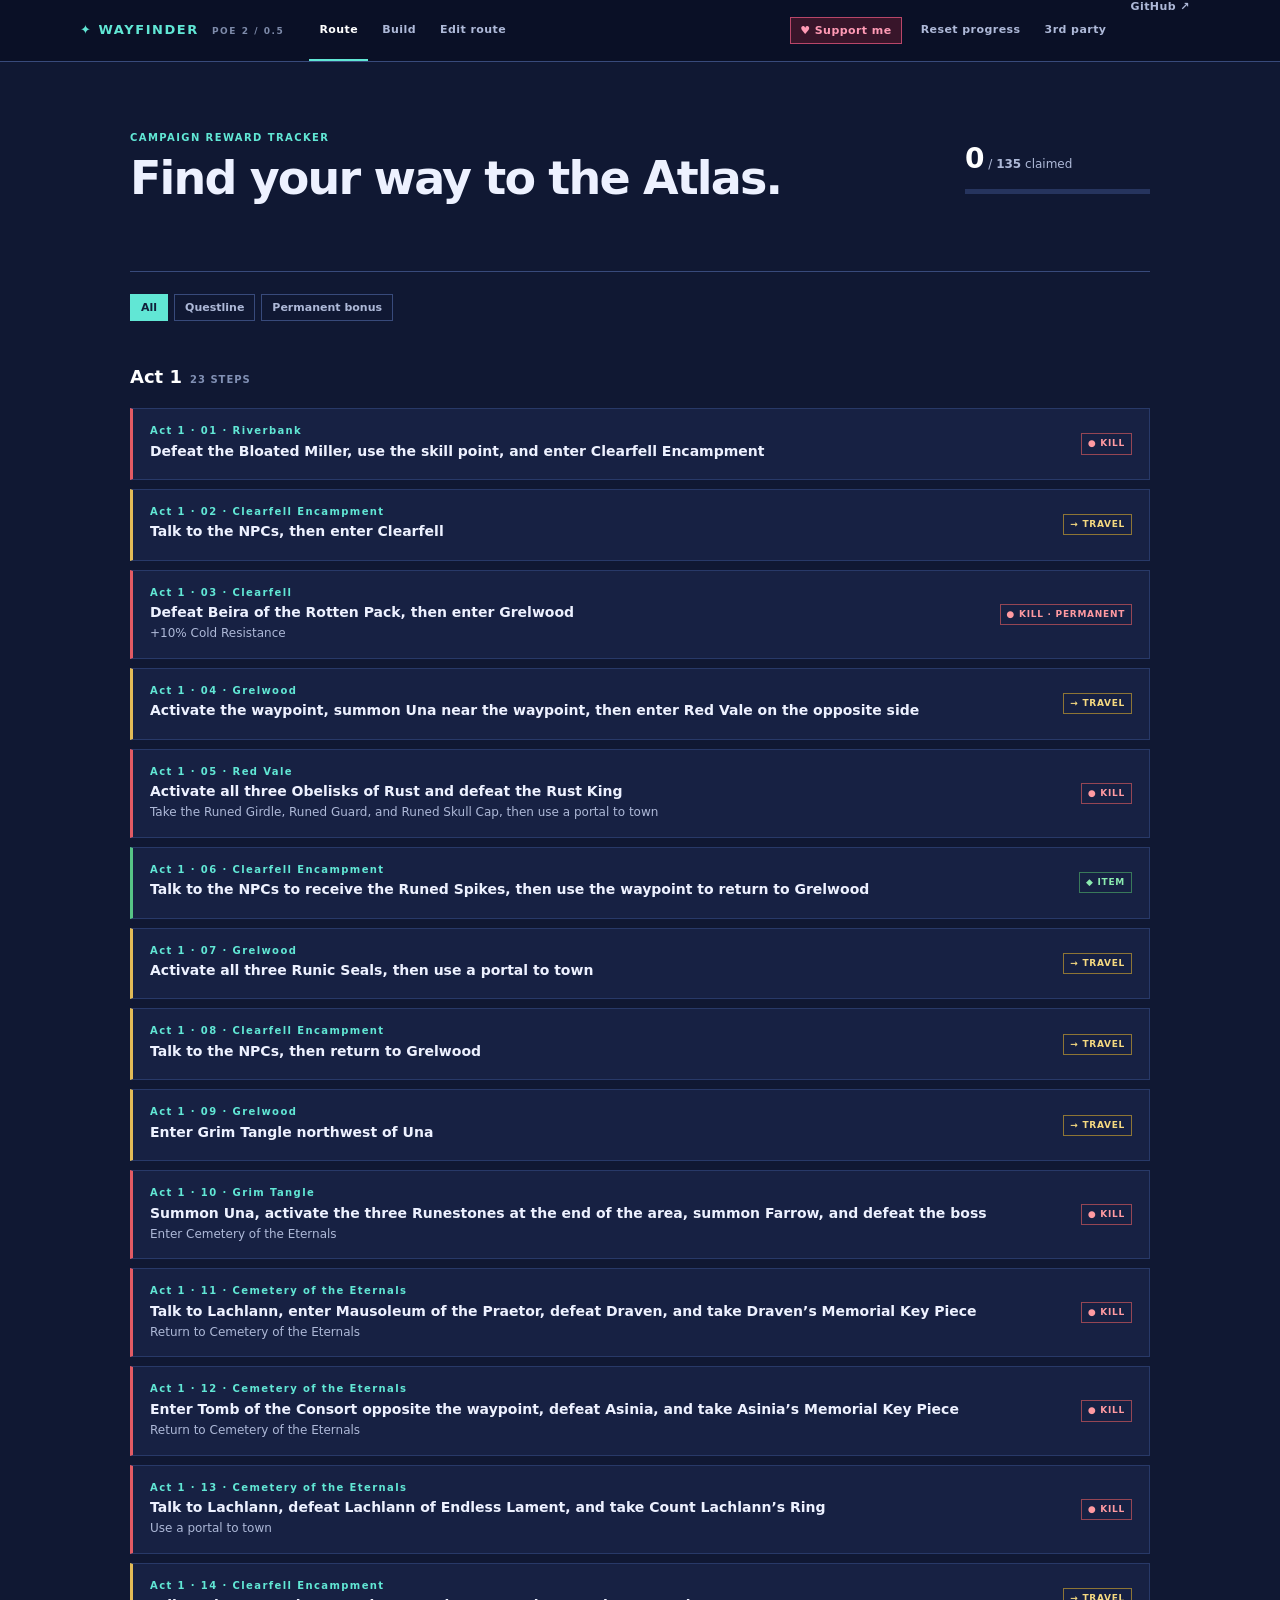
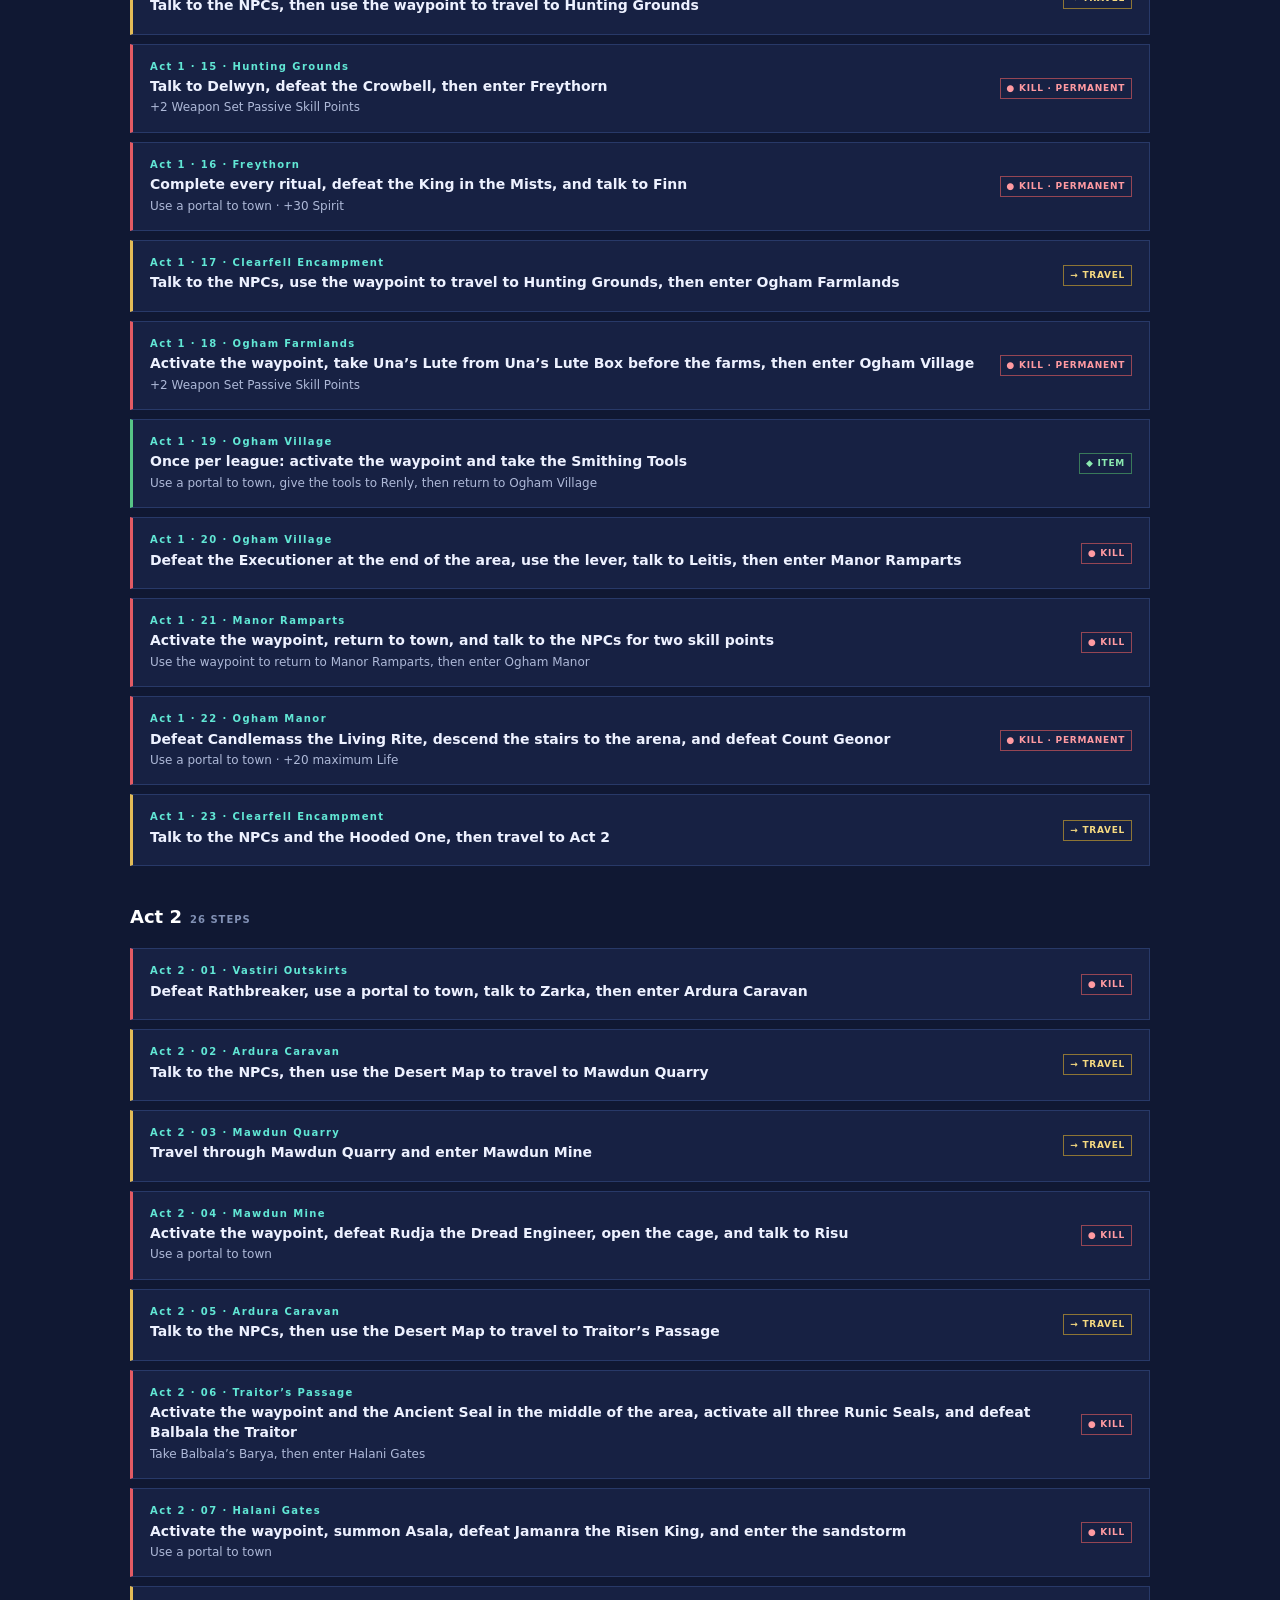
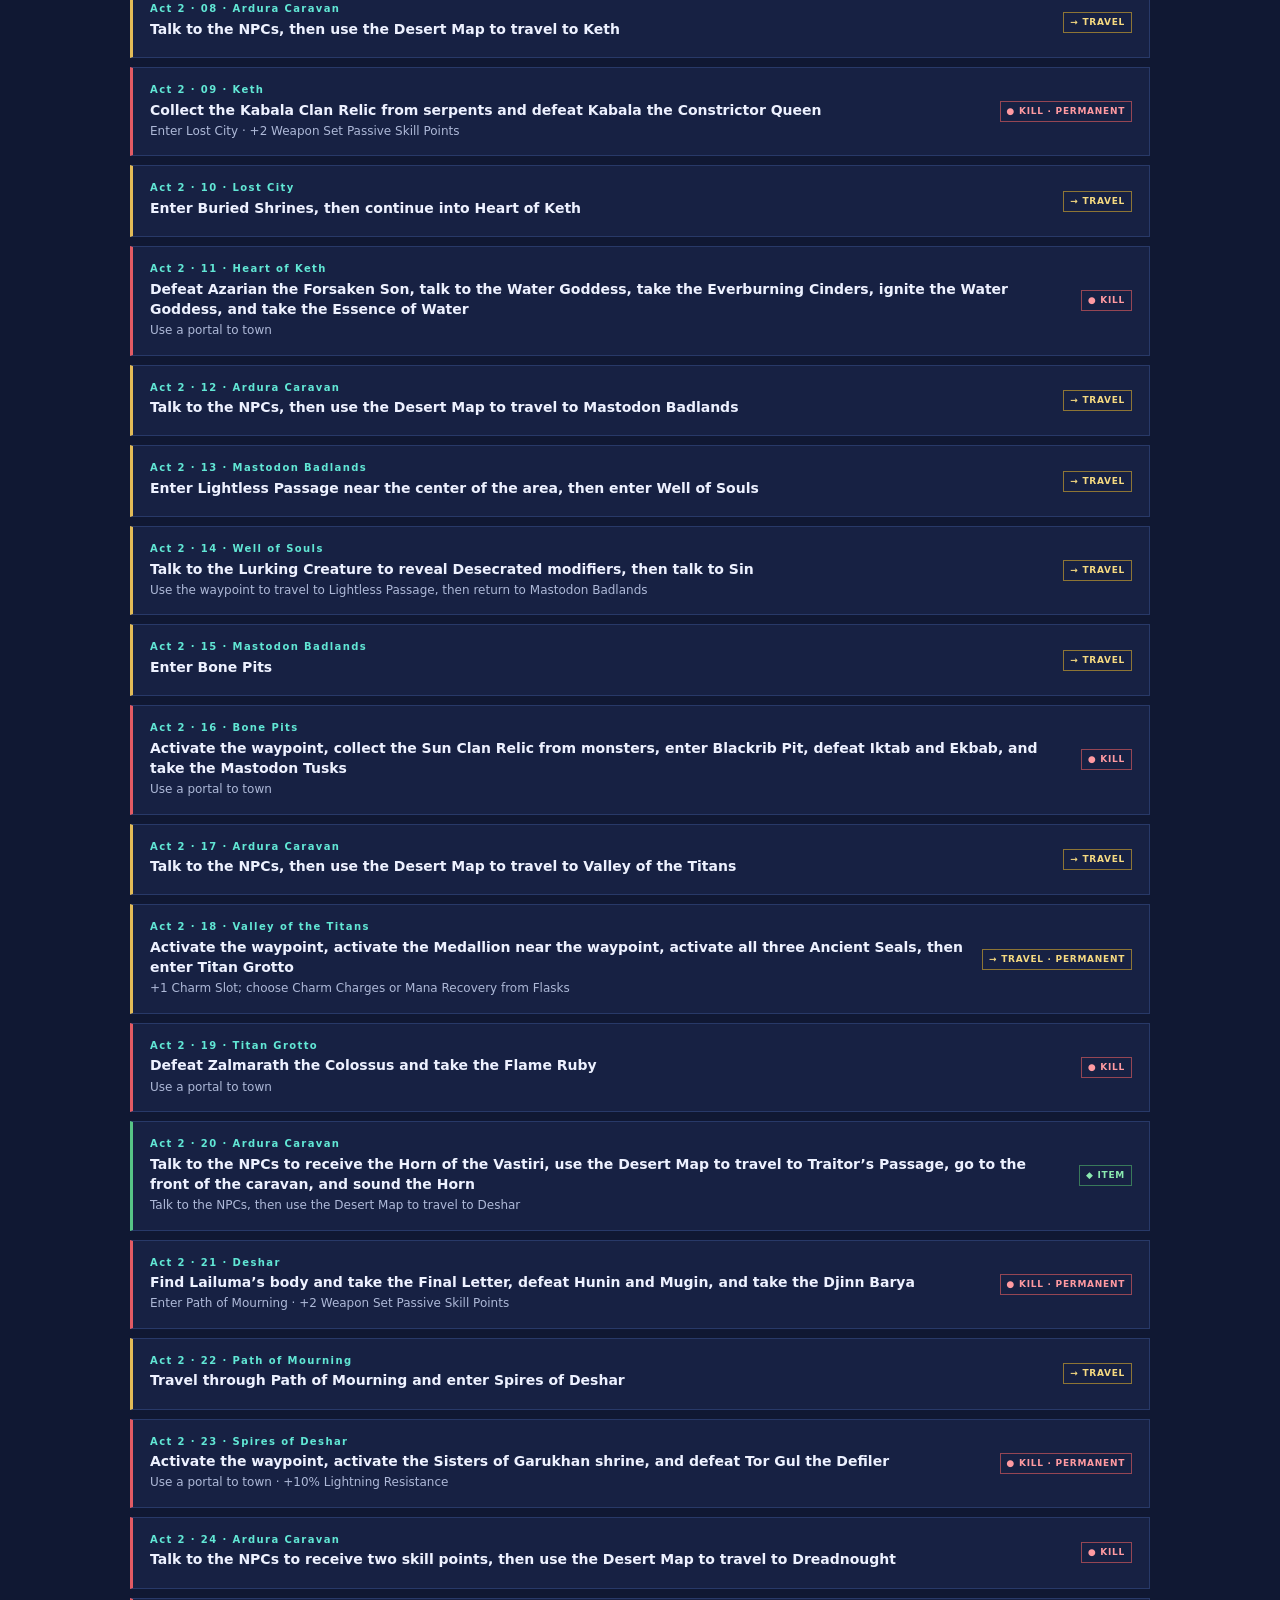
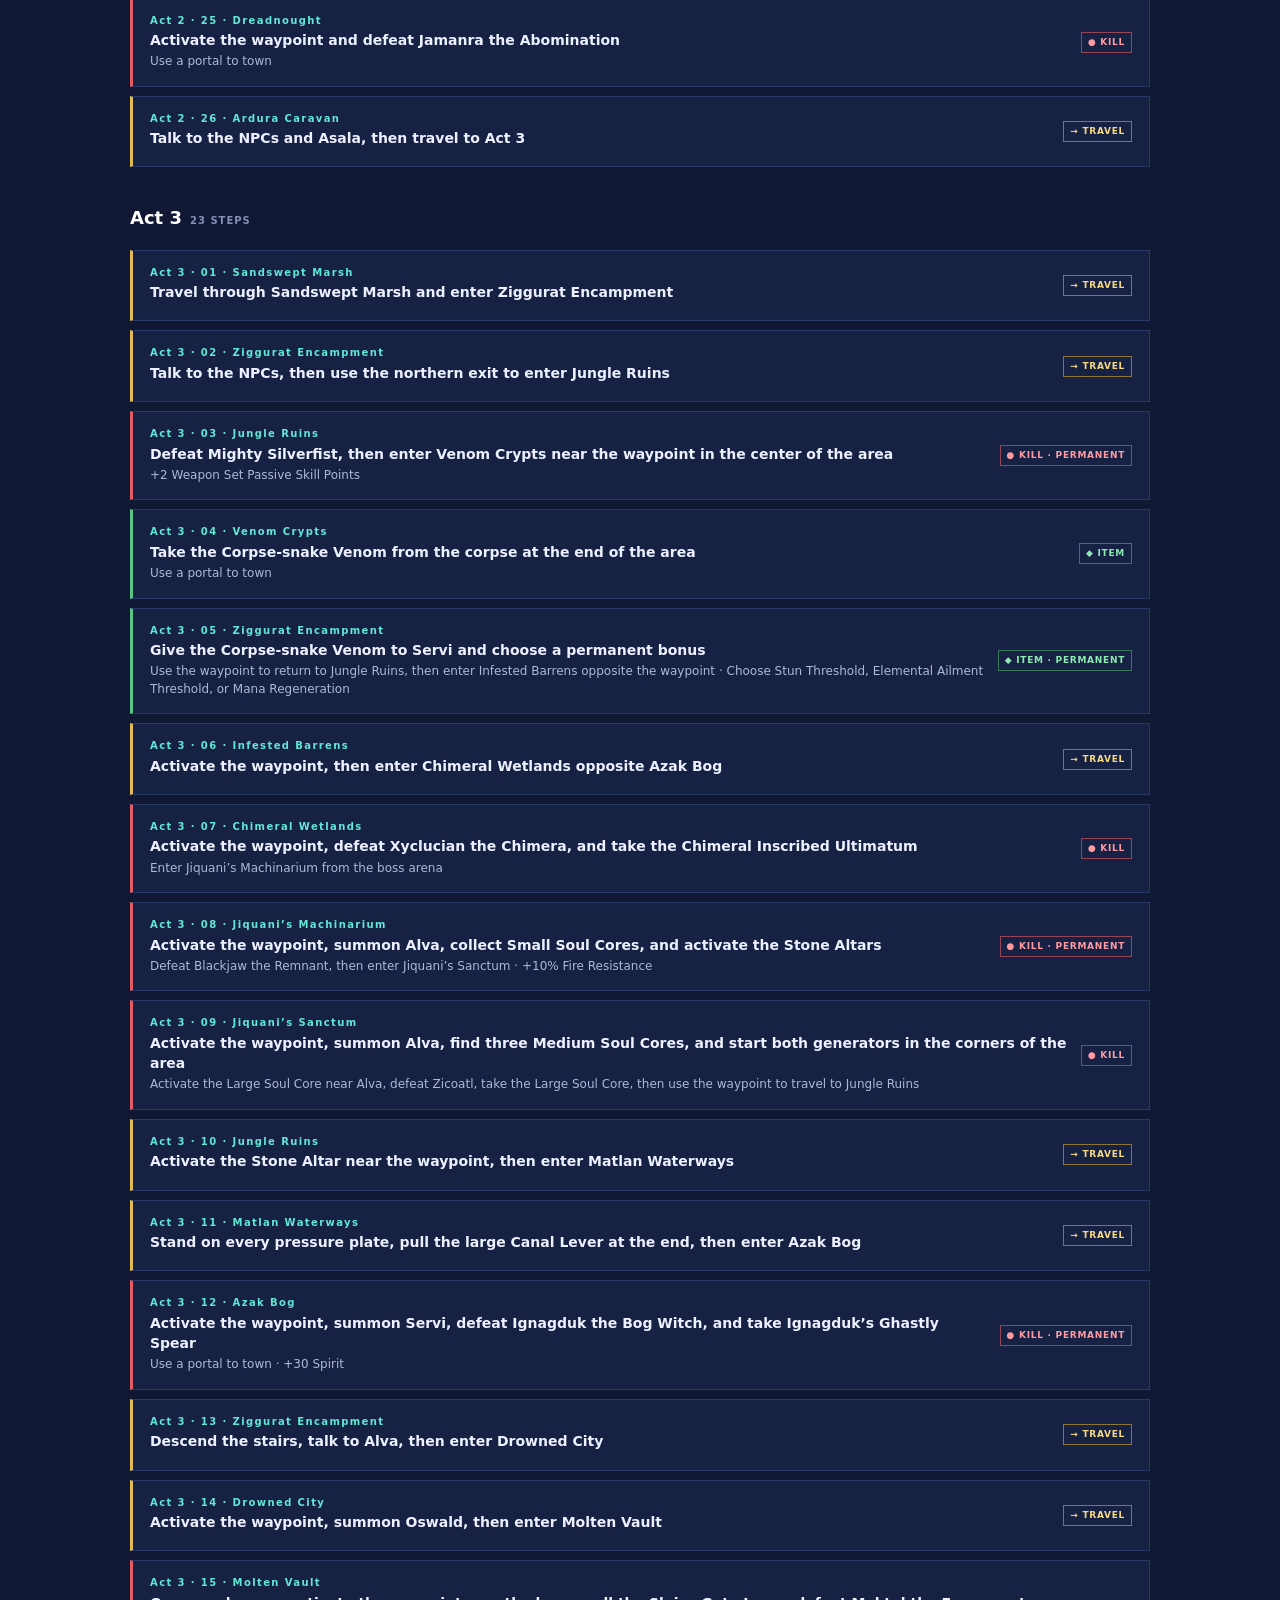
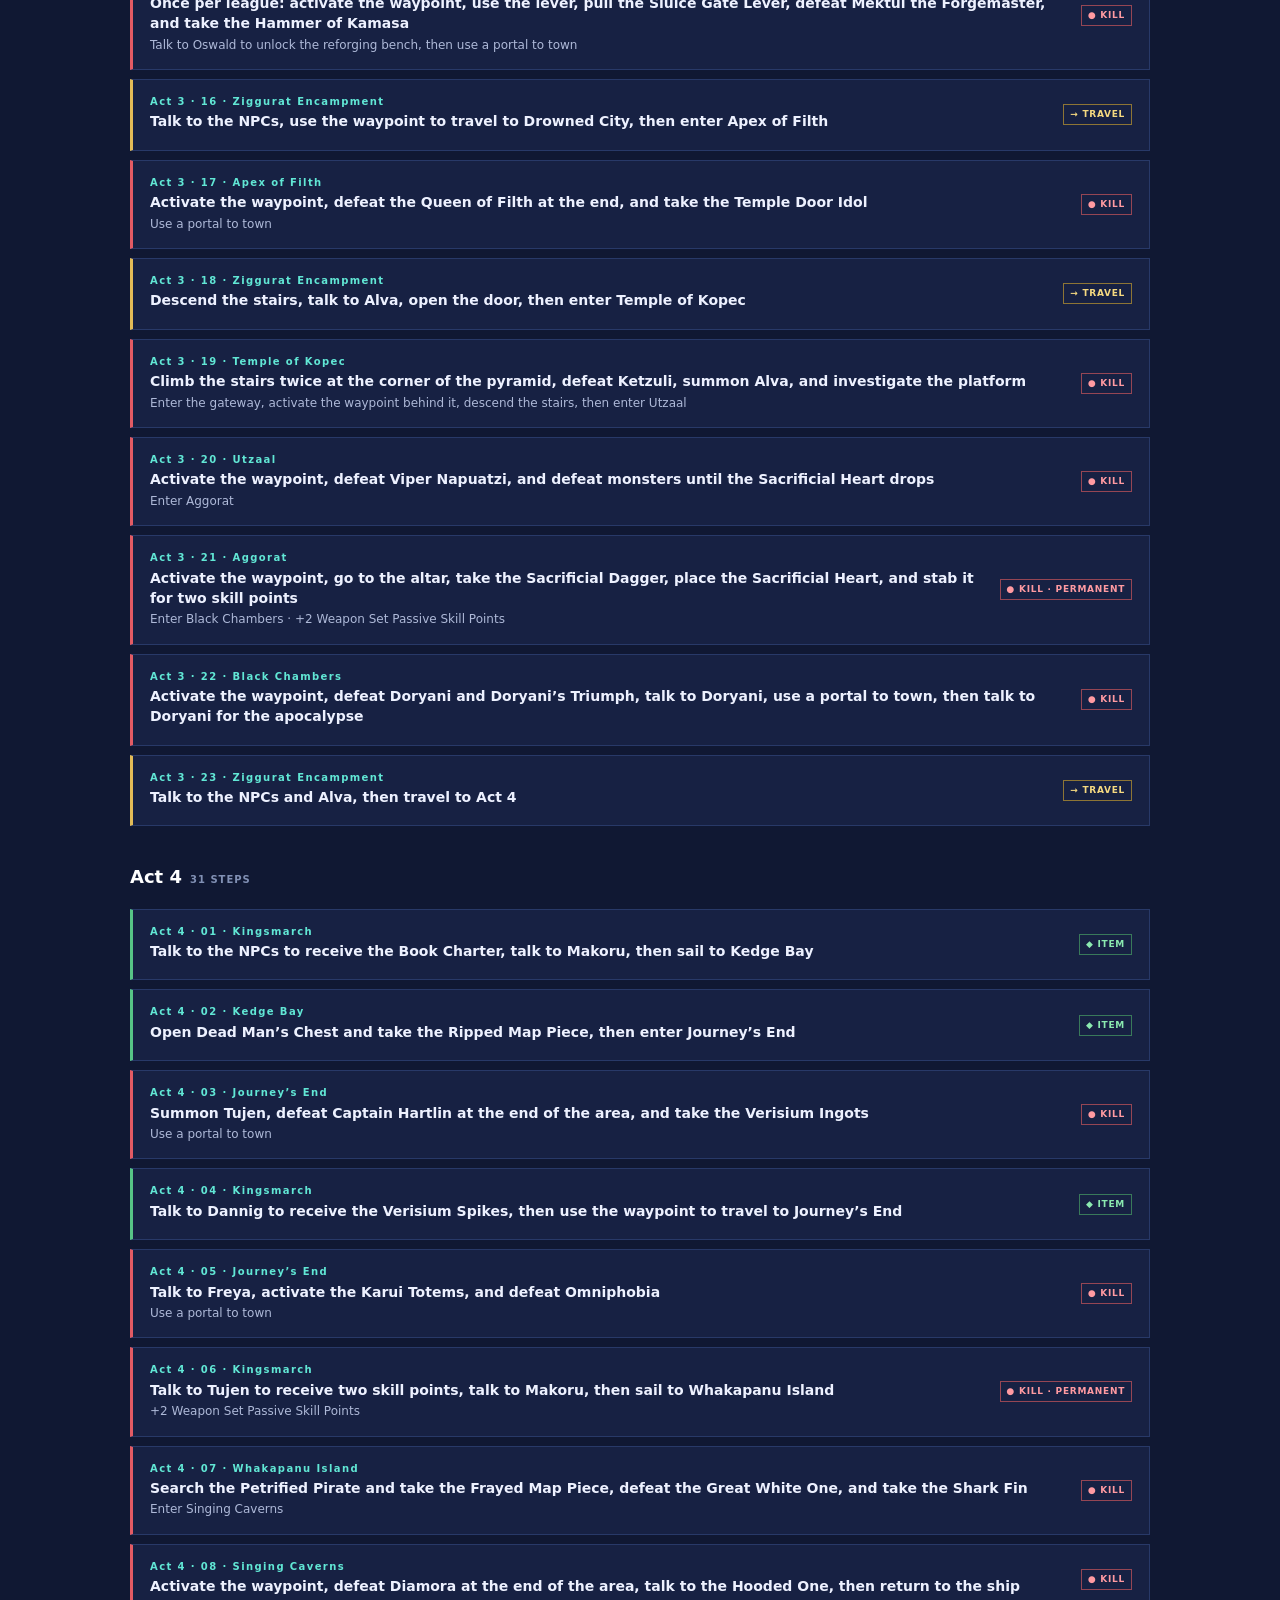
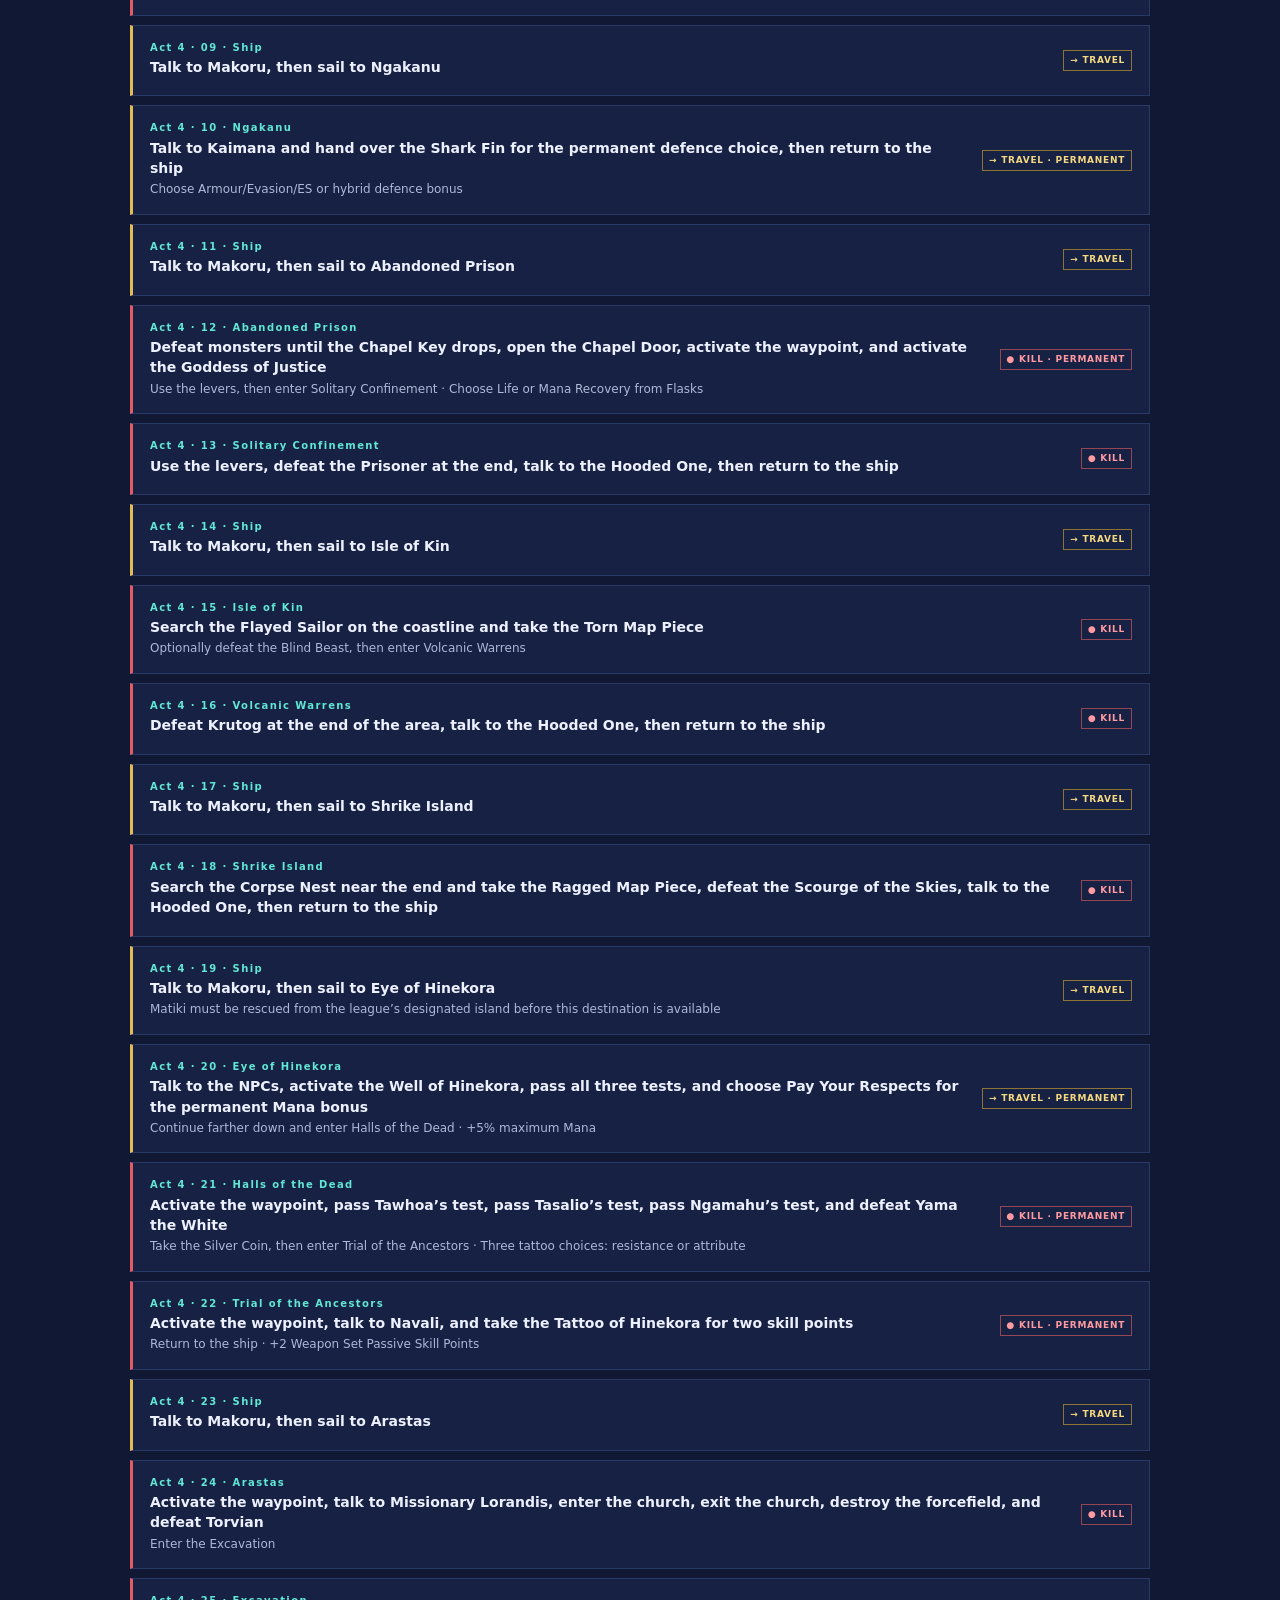
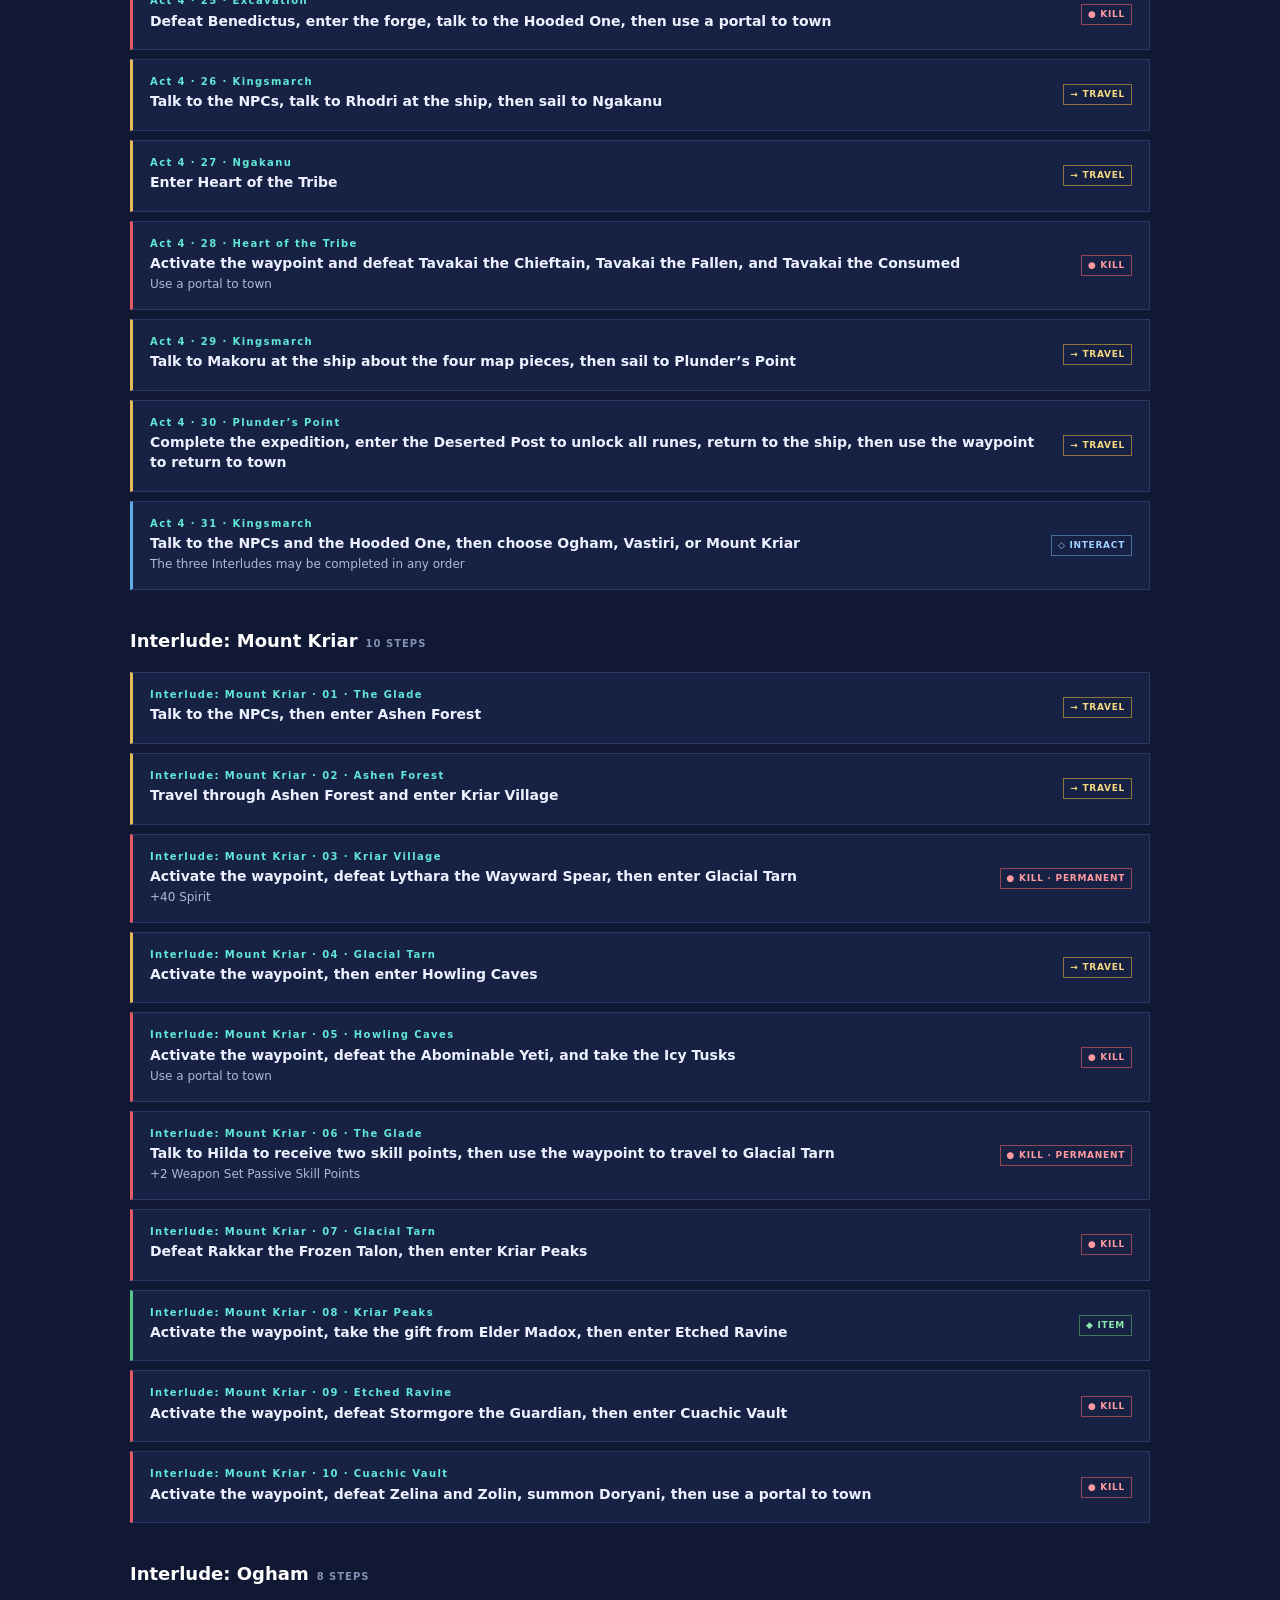
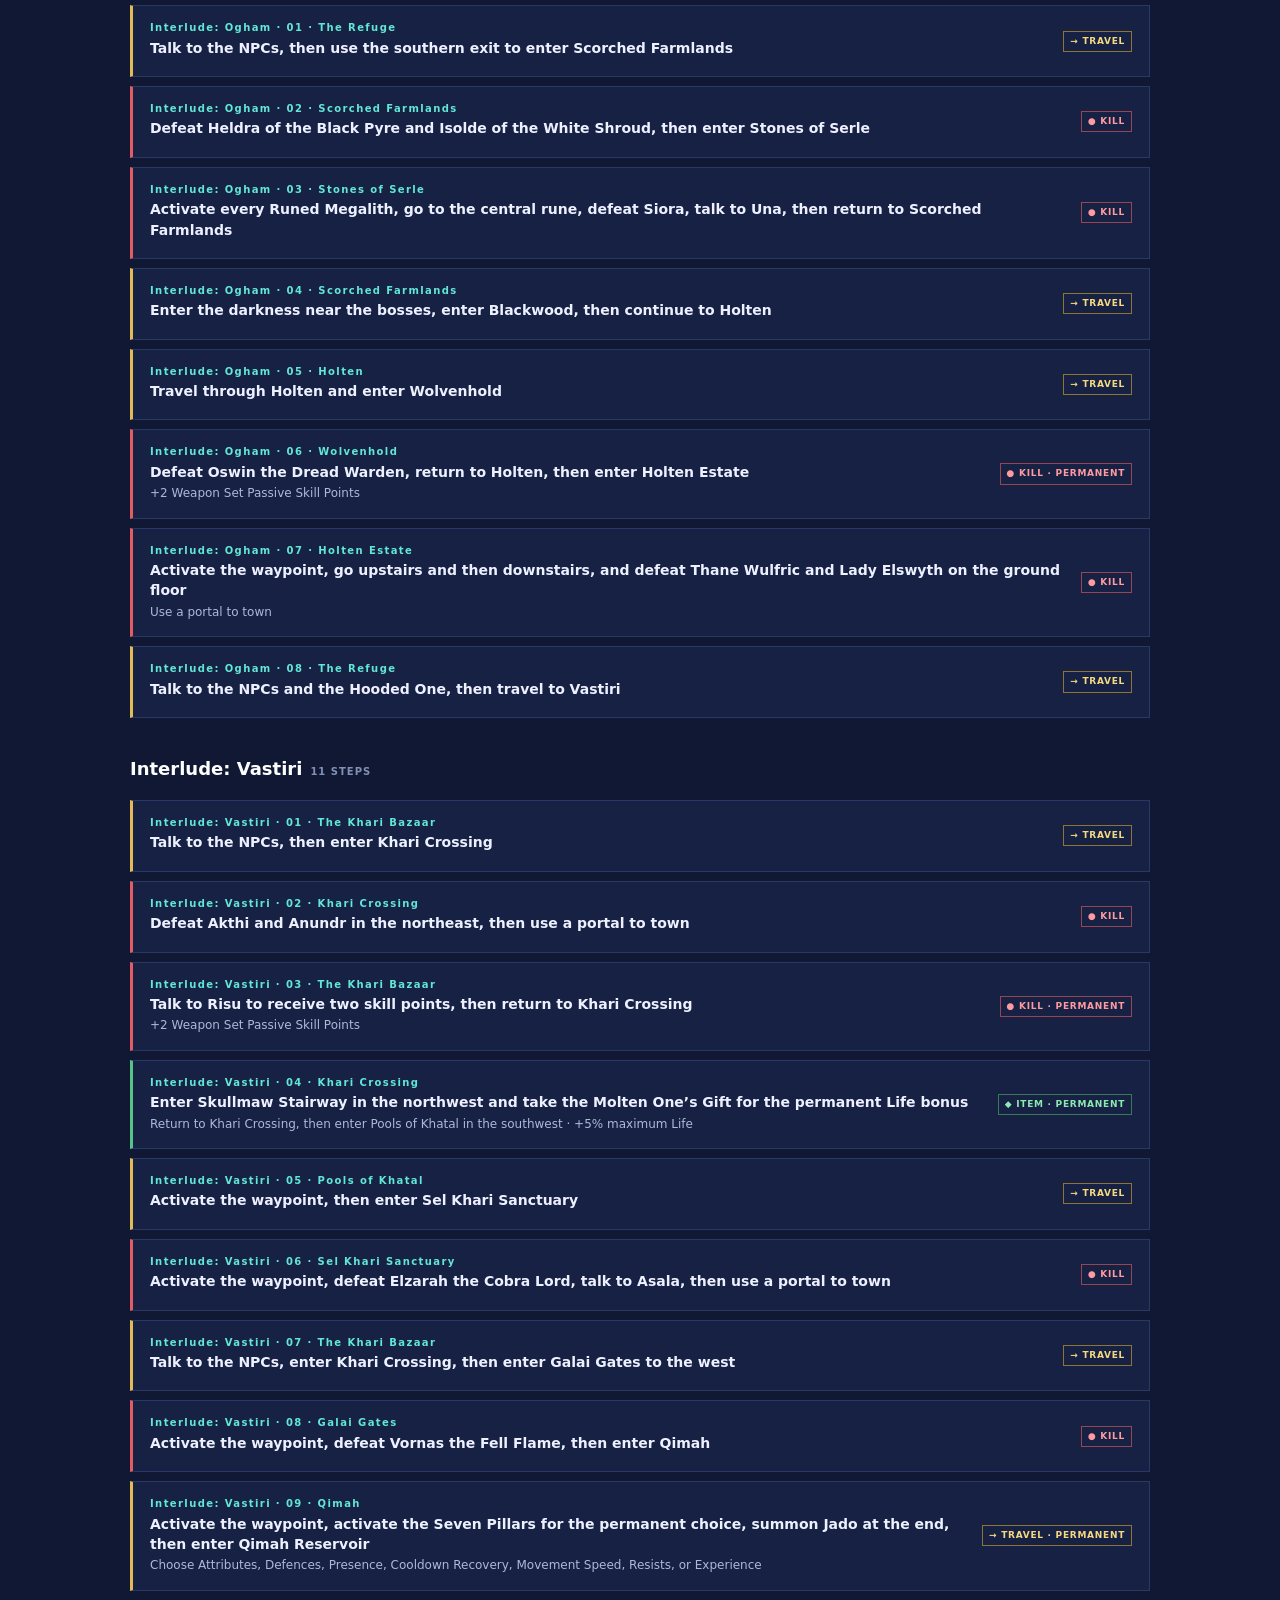
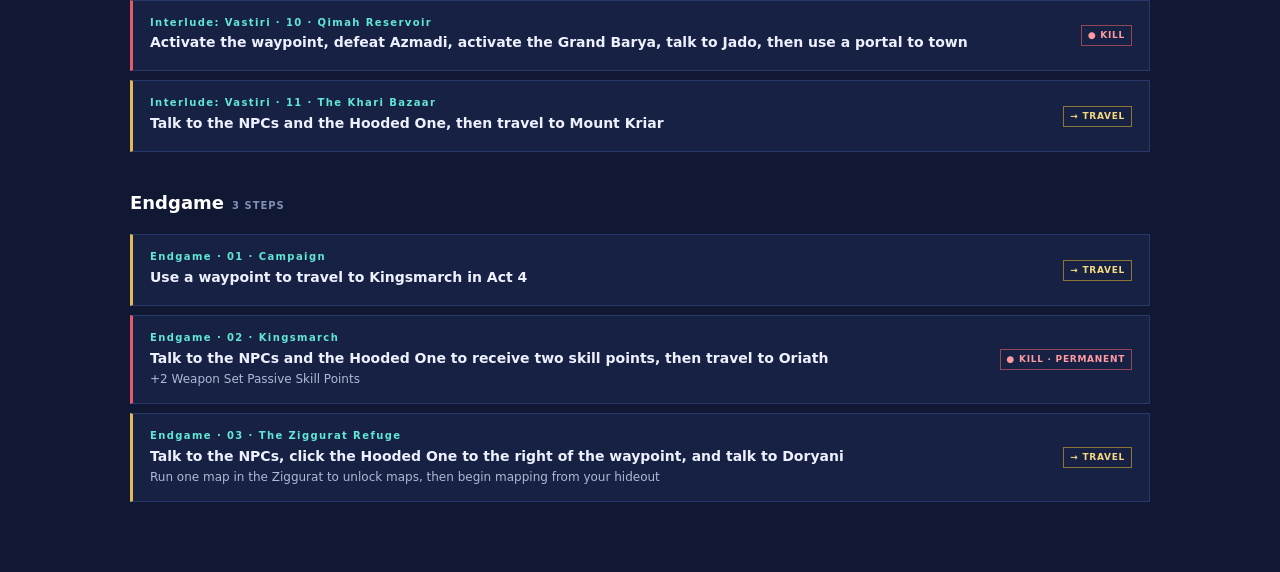
<file: index.html>
<!doctype html><html lang="en"><head><meta charset="utf-8"><meta name="viewport" content="width=device-width,initial-scale=1"><meta name="description" content="Lightweight Path of Exile 2 campaign route and build planner."><title>Wayfinder — PoE 2 Campaign</title><link rel="stylesheet" href="styles.css"><link rel="stylesheet" href="enhancements.css"></head><body>
<header class="site-header"><a class="logo" href="#route">✦ WAYFINDER <small>POE 2 / 0.5</small></a><nav class="main-nav" aria-label="Guide views"><button data-view="route" class="active">Route</button><button data-view="build">Build</button><button data-view="edit">Edit route</button></nav><nav class="utility-nav"><a class="support" href="https://ko-fi.com/arcanehunter" target="_blank" rel="noreferrer">♥ Support me</a><button id="reset-progress">Reset progress</button><button data-view="tools">3rd party</button><a href="https://github.com/ArcaneHunter/poe2-leveling-guide" target="_blank" rel="noreferrer">GitHub ↗</a></nav></header>
<main><section id="route" class="view active"><header class="hero"><div><p>CAMPAIGN REWARD TRACKER</p><h1>Find your way to the Atlas.</h1></div><div class="progress"><b id="completed-count">0</b><span> / <b id="total-count">0</b> claimed</span><i><em id="progress-bar"></em></i></div></header><div class="filters" role="group" aria-label="Filter route"><button class="active" data-filter="all">All</button><button data-filter="questline">Questline</button><button data-filter="permanent">Permanent bonus</button></div><section id="reward-list" class="rewards" aria-live="polite"></section></section>
<section id="build" class="view"><header class="page-heading"><p>YOUR LEVELING PLAN</p><h1>Build</h1><span>Keep build-specific reminders alongside the route. Everything stays in this browser.</span></header><div class="guide-link"><label for="build-link">Build guide URL</label><input id="build-link" type="url" placeholder="https://...your-build-guide"><a id="open-build" hidden target="_blank" rel="noreferrer">Open guide ↗</a></div><form id="build-form" class="build-form"><label>Available at level<input name="level" required placeholder="e.g. 12, Act 2, endgame"></label><label>Type<select name="type"><option>Gem</option><option>Item</option><option>Note</option></select></label><label class="wide">What to get / do<input name="name" required placeholder="e.g. Equip Spark, buy a Sapphire Ring"></label><button>Add to build</button></form><div id="build-list" class="build-list"></div></section>
<section id="edit" class="view"><header class="page-heading"><p>LOCAL ROUTE EDITOR</p><h1>Edit route</h1><span>Changes apply only in this browser. The default route can always be restored.</span></header><form id="route-form" class="route-form"><label>Act / section<input name="act" required placeholder="Act 1"></label><label>Area<input name="area" required placeholder="Area name"></label><label>Type<select name="type"><option value="questline">Questline</option><option value="points">Points</option><option value="stats">Stats</option><option value="choice">Choice</option></select></label><label>Objective<input name="objective" required placeholder="What to do"></label><label>Reward / note<input name="bonus" placeholder="Optional"></label><button>Add route step</button></form><div id="editor-list" class="editor-list"></div><button id="raw-toggle" class="raw-toggle" type="button">Edit everything</button><div id="raw-panel" class="raw-panel" hidden><p>Edit the full route directly as JSON. Save only valid route data.</p><textarea id="raw-route" spellcheck="false"></textarea><div><button id="raw-save" type="button">Save raw route</button><button id="raw-cancel" type="button">Cancel</button></div></div><button id="restore-route" class="danger" type="button">Restore original route</button></section>
<section id="tools" class="view"><header class="page-heading"><p>EXTERNAL RESOURCES</p><h1>3rd party</h1><span>Useful sites to keep beside your campaign route.</span></header><div class="tool-list"><a href="https://www.poe2wiki.net/wiki/List_of_quest_rewards" target="_blank" rel="noreferrer"><b>PoE 2 Wiki</b><span>Quest reward reference ↗</span></a><a href="https://www.pathofexile.com/trade2" target="_blank" rel="noreferrer"><b>Path of Exile 2 Trade</b><span>Official trade site ↗</span></a><a href="https://poe2db.tw/" target="_blank" rel="noreferrer"><b>PoE2DB</b><span>Skills, items, and game data ↗</span></a></div></section></main>
<template id="reward-template"><article class="reward" role="button" tabindex="0"><span class="check" hidden></span><div><p class="location"></p><h2></h2><p class="bonus"></p></div><span class="tag"></span></article></template><script src="questline.js"></script><script src="app.js"></script><script src="enhancements.js"></script></body></html>
</file>
<file: styles.css>
:root{--bg:#101833;--panel:#172143;--panel2:#1c2952;--line:#384a7b;--text:#edf1ff;--muted:#aeb9d8;--aqua:#61e7d5;--pink:#f36488;--gold:#f4c96b}*{box-sizing:border-box}body{margin:0;background:var(--bg);color:var(--text);font:14px/1.45 system-ui,-apple-system,BlinkMacSystemFont,"Segoe UI",sans-serif}.site-header{height:62px;display:flex;align-items:center;gap:25px;padding:0 max(24px,calc((100% - 1120px)/2));border-bottom:1px solid var(--line);background:#0a1026}.logo{color:var(--aqua);font-size:13px;font-weight:800;letter-spacing:.12em;text-decoration:none;white-space:nowrap}.logo small{margin-left:7px;color:#7e8baa;font-size:9px}.main-nav,.utility-nav{height:100%;display:flex;align-items:center;gap:4px}.main-nav button,.utility-nav button,.utility-nav a{height:100%;border:0;border-bottom:2px solid transparent;background:transparent;color:var(--muted);padding:0 10px;font:600 11px system-ui;letter-spacing:.04em;text-decoration:none;cursor:pointer}.main-nav button:hover,.main-nav button.active{border-color:var(--aqua);color:#fff}.utility-nav{margin-left:auto}.utility-nav a:hover,.utility-nav button:hover{color:var(--aqua)}main{max-width:1080px;margin:auto;padding:0 30px 70px}.view{display:none}.view.active{display:block}.hero{min-height:210px;display:flex;align-items:center;justify-content:space-between;gap:40px;border-bottom:1px solid var(--line)}.hero p,.page-heading p,.location{margin:0;color:var(--aqua);font-size:10px;font-weight:700;letter-spacing:.14em}.hero h1,.page-heading h1{margin:8px 0 0;font-size:clamp(29px,4vw,46px);line-height:1.05;letter-spacing:-.04em}.progress{min-width:185px;color:var(--muted);font-size:12px}.progress>b{color:#fff;font-size:28px}.progress i{display:block;height:5px;background:#26345e;margin-top:10px}.progress em{display:block;height:100%;width:0;background:linear-gradient(90deg,var(--aqua),var(--pink));transition:width .2s}.filters{display:flex;gap:6px;flex-wrap:wrap;padding:22px 0 14px}.filters button{border:1px solid var(--line);background:transparent;color:var(--muted);padding:6px 10px;font:600 11px system-ui;cursor:pointer}.filters button.active{background:var(--aqua);border-color:var(--aqua);color:#11203b}.rewards{display:grid;gap:9px}.act-heading{margin:29px 0 9px;color:#fff;font-size:18px}.act-heading small{margin-left:8px;color:#8190b4;font-size:10px;letter-spacing:.1em;text-transform:uppercase}.reward{display:grid;grid-template-columns:26px 1fr auto;gap:13px;align-items:center;padding:15px 17px;background:var(--panel);border:1px solid #283968}.reward:hover{border-color:#5570b3}.reward.done{opacity:.52}.check{width:18px;height:18px;border:1px solid #7990c8;background:transparent;color:#10204b;cursor:pointer}.done .check{background:var(--aqua);border-color:var(--aqua)}.reward h2{margin:2px 0 3px;font-size:14px}.bonus{margin:0;color:var(--muted);font-size:12px}.tag{padding:3px 6px;border:1px solid #526898;color:var(--gold);font-size:9px;font-weight:700;letter-spacing:.08em;text-transform:uppercase}.page-heading{padding:60px 0 25px;border-bottom:1px solid var(--line)}.page-heading span{display:block;max-width:520px;margin-top:14px;color:var(--muted)}.guide-link{display:grid;grid-template-columns:150px 1fr auto;align-items:center;gap:10px;padding:22px 0}.guide-link label,.build-form label,.route-form label{color:#b7c4e8;font-size:11px;font-weight:600}.guide-link input,.build-form input,.build-form select,.route-form input,.route-form select{display:block;width:100%;margin-top:5px;padding:9px;background:#121c3b;border:1px solid #42558b;color:#fff;font:13px system-ui}.guide-link a{color:var(--aqua);font-size:12px}.build-form,.route-form{display:grid;grid-template-columns:1fr 1fr 2fr auto;gap:10px;padding:18px;background:var(--panel);border:1px solid var(--line)}.build-form .wide{grid-column:span 2}.build-form button,.route-form button{align-self:end;border:0;background:var(--aqua);color:#10203b;padding:10px 14px;font-weight:700;cursor:pointer}.route-form{grid-template-columns:1fr 1fr 1fr 1.5fr 1.5fr auto}.build-list,.editor-list{display:grid;gap:8px;margin-top:17px}.build-row,.editor-row{display:grid;grid-template-columns:90px 80px 1fr auto;gap:12px;align-items:center;padding:12px 14px;background:var(--panel);border:1px solid #283968}.build-row span,.editor-row span{color:var(--muted);font-size:12px}.build-row button,.editor-row button,.danger{border:1px solid #a44b65;background:transparent;color:#ff9bad;padding:6px 8px;font:11px system-ui;cursor:pointer}.editor-row{grid-template-columns:105px 120px 1fr 1fr auto}.danger{margin-top:20px}.tool-list{display:grid;gap:10px;margin-top:22px}.tool-list a{display:flex;justify-content:space-between;padding:18px;background:var(--panel);border:1px solid #283968;color:#fff;text-decoration:none}.tool-list a:hover{border-color:var(--aqua)}.tool-list span{color:var(--aqua);font-size:12px}@media(max-width:760px){.site-header{height:auto;min-height:57px;padding:0 13px;gap:7px;flex-wrap:wrap}.logo{padding:15px 0}.main-nav{order:3;width:100%;height:38px;overflow:auto}.utility-nav{margin-left:auto}.utility-nav button:first-child{display:none}.utility-nav a,.utility-nav button{padding:0 5px}main{padding:0 15px 45px}.hero{min-height:180px;display:block;padding-top:40px}.progress{margin-top:26px}.guide-link{grid-template-columns:1fr}.build-form,.route-form{grid-template-columns:1fr}.build-form .wide{grid-column:auto}.build-row,.editor-row{grid-template-columns:1fr}.tool-list a{display:block}.tool-list span{display:block;margin-top:6px}}
</file>
<file: enhancements.css>
/* Interaction refinements: whole route cards are completion controls. */
.reward{grid-template-columns:1fr auto;cursor:pointer;transition:opacity .16s,border-color .16s,background .16s}.reward:hover,.reward:focus{border-color:var(--aqua);outline:0}.reward.done{opacity:.4;background:#111936}.reward .check{display:none}.raw-toggle{margin-top:18px;border:1px solid var(--aqua);background:transparent;color:var(--aqua);padding:8px 10px;font:600 11px system-ui;cursor:pointer}.raw-panel{margin-top:10px;padding:14px;background:var(--panel);border:1px solid var(--line)}.raw-panel p{margin:0 0 10px;color:var(--muted);font-size:12px}.raw-panel textarea{width:100%;min-height:280px;padding:11px;background:#0c1430;border:1px solid #43578e;color:#dbe5ff;font:12px/1.45 ui-monospace,SFMono-Regular,Consolas,monospace;resize:vertical}.raw-panel div{margin-top:10px;display:flex;gap:8px}.raw-panel button{border:1px solid var(--aqua);background:var(--aqua);color:#10203b;padding:7px 10px;font:600 11px system-ui;cursor:pointer}.raw-panel #raw-cancel{background:transparent;color:var(--muted);border-color:var(--line)}
.editor-row{grid-template-columns:20px 105px 120px 1fr 1fr auto}.editor-row[draggable=true]{cursor:grab}.editor-row.dragging{opacity:.35}.editor-row.drag-over{border-color:var(--aqua);box-shadow:0 -2px 0 var(--aqua)}.drag{color:var(--aqua);font-size:17px;line-height:1;cursor:grab;user-select:none}
.utility-nav .support{height:auto;margin-right:5px;padding:6px 9px;border:1px solid #b94669!important;color:#ff9ab5!important;background:#38152a!important}
.reward[data-kind=kill]{border-left:3px solid #e35b64}.reward[data-kind=kill] .tag{color:#ff9aa1;border-color:#954654}.reward[data-kind=item]{border-left:3px solid #57c486}.reward[data-kind=item] .tag{color:#8beab0;border-color:#39795a}.reward[data-kind=travel]{border-left:3px solid #e2bb57}.reward[data-kind=travel] .tag{color:#f5d980;border-color:#8d7535}.reward[data-kind=interact]{border-left:3px solid #61a9e7}.reward[data-kind=interact] .tag{color:#9fceff;border-color:#456f99}.reward[data-kind=kill] .tag::before{content:'● '}.reward[data-kind=item] .tag::before{content:'◆ '}.reward[data-kind=travel] .tag::before{content:'→ '}.reward[data-kind=interact] .tag::before{content:'◇ '}
</file>
